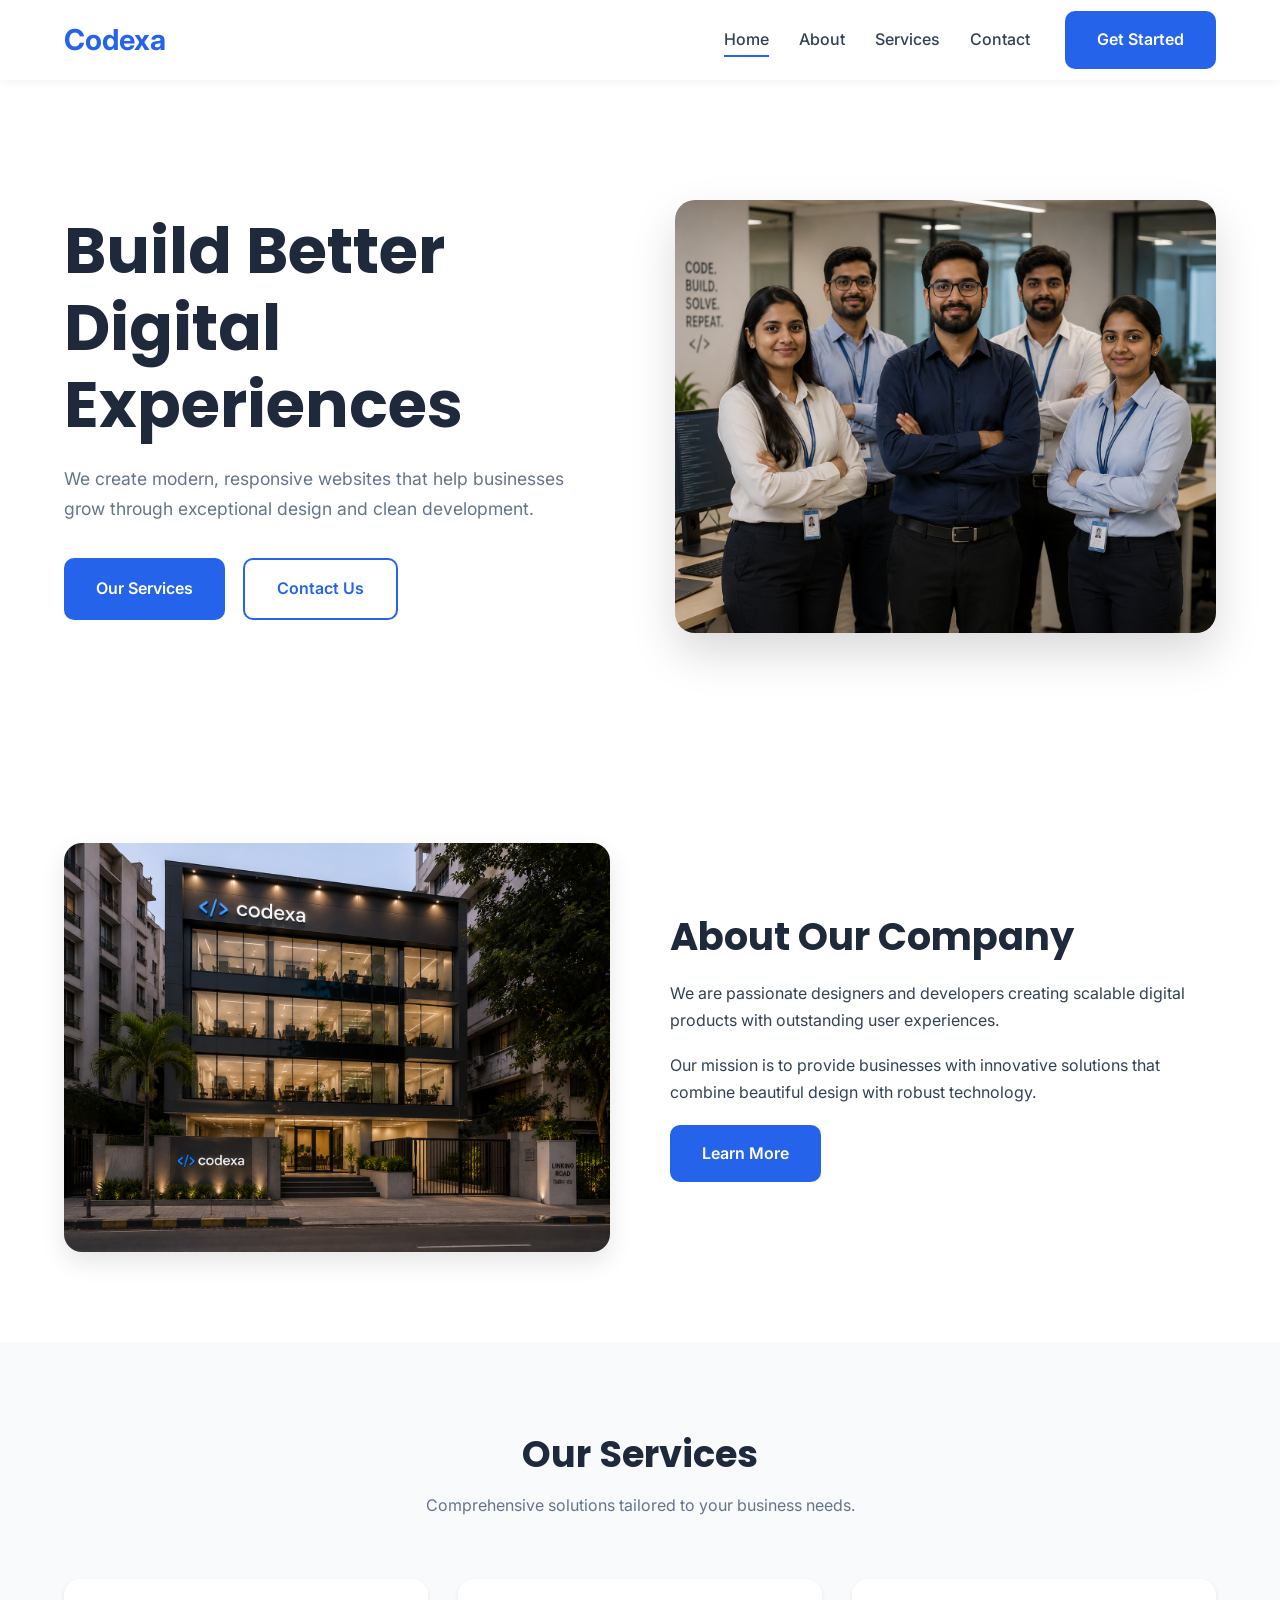
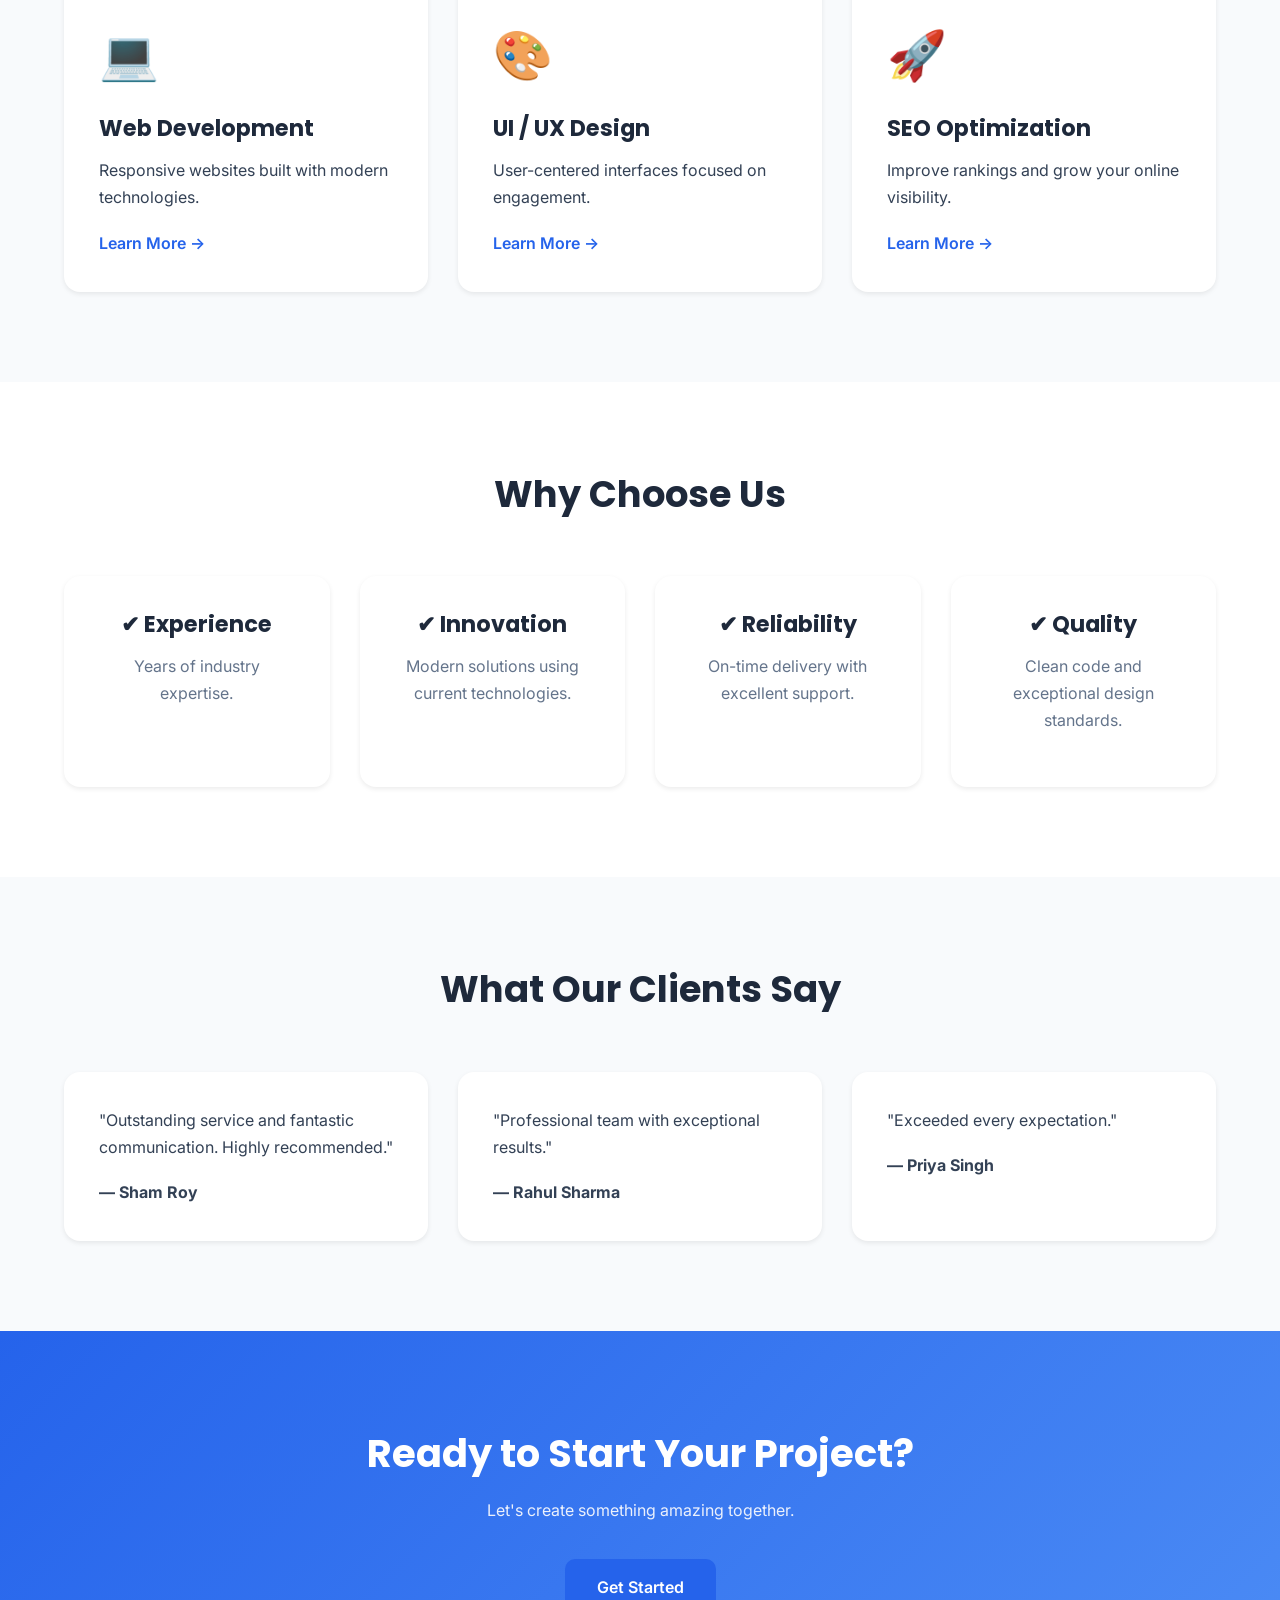
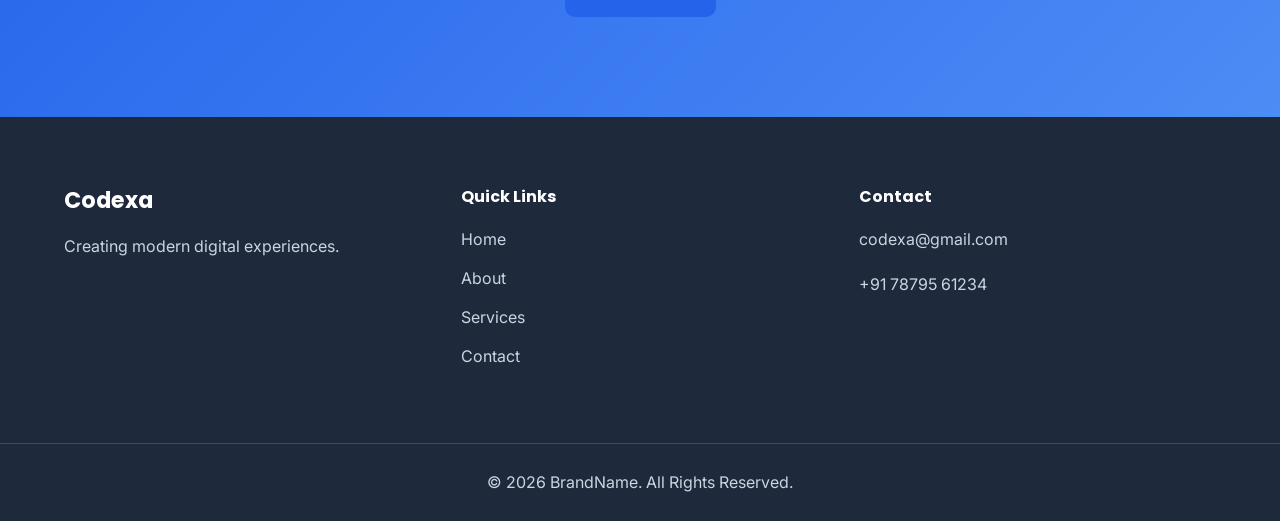
<file: index.html>
<!DOCTYPE html>
<html lang="en">
<head>
    <meta charset="UTF-8">
    <meta name="viewport" content="width=device-width, initial-scale=1.0">

    <title>Professional Business Website</title>

    <meta name="description" content="Professional responsive business website.">

    <!-- Google Fonts -->
    <link rel="preconnect" href="https://fonts.googleapis.com">
    <link rel="preconnect" href="https://fonts.gstatic.com" crossorigin>

    <link href="https://fonts.googleapis.com/css2?family=Inter:wght@300;400;500;600;700&family=Poppins:wght@500;600;700&display=swap" rel="stylesheet">

    <!-- CSS -->
    <link rel="stylesheet" href="assets/css/variables.css">
    <link rel="stylesheet" href="assets/css/style.css">
    <link rel="stylesheet" href="assets/css/responsive.css">
</head>

<body>

<!-- HEADER -->

<header class="header">

    <div class="container">

        <a href="index.html" class="logo">
            Codexa
        </a>

        <nav class="navbar">

            <ul class="nav-links">

                <li><a class="active" href="index.html">Home</a></li>

                <li><a href="about.html">About</a></li>

                <li><a href="services.html">Services</a></li>

                <li><a href="contact.html">Contact</a></li>

            </ul>

            <a href="contact.html" class="btn btn-primary">
                Get Started
            </a>

        </nav>

        <button class="hamburger" id="hamburger">

            <span></span>
            <span></span>
            <span></span>

        </button>

    </div>

</header>

<!-- HERO -->

<section class="hero">

    <div class="container hero-grid">

        <div class="hero-content">

            <h1>
                Build Better Digital Experiences
            </h1>

            <p>

                We create modern, responsive websites that help businesses
                grow through exceptional design and clean development.

            </p>

            <div class="hero-buttons">

                <a href="services.html" class="btn btn-primary">
                    Our Services
                </a>

                <a href="contact.html" class="btn btn-outline">
                    Contact Us
                </a>

            </div>

        </div>

        <div class="hero-image">

            <img
                src="image1.jpg"
                alt="Professional team working">

        </div>

    </div>

</section>

<!-- ABOUT PREVIEW -->

<section class="section">

    <div class="container two-column">

        <div>

            <img
                src="image2.jpg"
                alt="Our company">

        </div>

        <div>

            <h2>
                About Our Company
            </h2>

            <p>

                We are passionate designers and developers creating
                scalable digital products with outstanding user
                experiences.

            </p>

            <p>

                Our mission is to provide businesses with innovative
                solutions that combine beautiful design with robust
                technology.

            </p>

            <a href="about.html" class="btn btn-primary">
                Learn More
            </a>

        </div>

    </div>

</section>

<!-- SERVICES -->

<section class="section bg-light">

    <div class="container">

        <div class="section-title">

            <h2>Our Services</h2>

            <p>
                Comprehensive solutions tailored to your business needs.
            </p>

        </div>

        <div class="card-grid">

            <article class="card">

                <div class="icon">💻</div>

                <h3>Web Development</h3>

                <p>

                    Responsive websites built with modern technologies.

                </p>

                <a href="services.html">
                    Learn More →
                </a>

            </article>

            <article class="card">

                <div class="icon">🎨</div>

                <h3>UI / UX Design</h3>

                <p>

                    User-centered interfaces focused on engagement.

                </p>

                <a href="services.html">
                    Learn More →
                </a>

            </article>

            <article class="card">

                <div class="icon">🚀</div>

                <h3>SEO Optimization</h3>

                <p>

                    Improve rankings and grow your online visibility.

                </p>

                <a href="services.html">
                    Learn More →
                </a>

            </article>

        </div>

    </div>

</section>

<!-- WHY US -->

<section class="section">

    <div class="container">

        <div class="section-title">

            <h2>
                Why Choose Us
            </h2>

        </div>

        <div class="features">

            <div class="feature">

                <h3>✔ Experience</h3>

                <p>

                    Years of industry expertise.

                </p>

            </div>

            <div class="feature">

                <h3>✔ Innovation</h3>

                <p>

                    Modern solutions using current technologies.

                </p>

            </div>

            <div class="feature">

                <h3>✔ Reliability</h3>

                <p>

                    On-time delivery with excellent support.

                </p>

            </div>

            <div class="feature">

                <h3>✔ Quality</h3>

                <p>

                    Clean code and exceptional design standards.

                </p>

            </div>

        </div>

    </div>

</section>

<!-- TESTIMONIALS -->

<section class="section bg-light">

    <div class="container">

        <div class="section-title">

            <h2>
                What Our Clients Say
            </h2>

        </div>

        <div class="card-grid">

            <div class="card">

                <p>

                    "Outstanding service and fantastic communication.
                    Highly recommended."

                </p>

                <strong>
                    — Sham Roy
                </strong>

            </div>

            <div class="card">

                <p>

                    "Professional team with exceptional results."

                </p>

                <strong>

                    — Rahul Sharma

                </strong>

            </div>

            <div class="card">

                <p>

                    "Exceeded every expectation."

                </p>

                <strong>
                    — Priya Singh

                </strong>

            </div>

        </div>

    </div>

</section>

<!--CTA -->

<section class="cta">

    <div class="container">

        <h2>
            Ready to Start Your Project?
        </h2>

        <p>

            Let's create something amazing together.

        </p>

        <a href="contact.html" class="btn btn-primary">

            Get Started

        </a>

    </div>

</section>

<!-- FOOTER -->

<footer class="footer">

    <div class="container footer-grid">

        <div>

            <h3>Codexa</h3>

            <p>

                Creating modern digital experiences.

            </p>

        </div>

        <div>

            <h4>Quick Links</h4>

            <ul>

                <li><a href="index.html">Home</a></li>

                <li><a href="about.html">About</a></li>

                <li><a href="services.html">Services</a></li>

                <li><a href="contact.html">Contact</a></li>

            </ul>

        </div>

        <div>

            <h4>Contact</h4>

            <p>codexa@gmail.com</p>

            <p>+91 78795 61234</p>

        </div>

    </div>

    <div class="copyright">

        © Codexa 2026 All Rights Reserved.

    </div>

</footer>

<!-- JavaScript -->

<script src="assets/js/navigation.js"></script>

<script src="assets/js/main.js"></script>

</body>
</html>
</file>
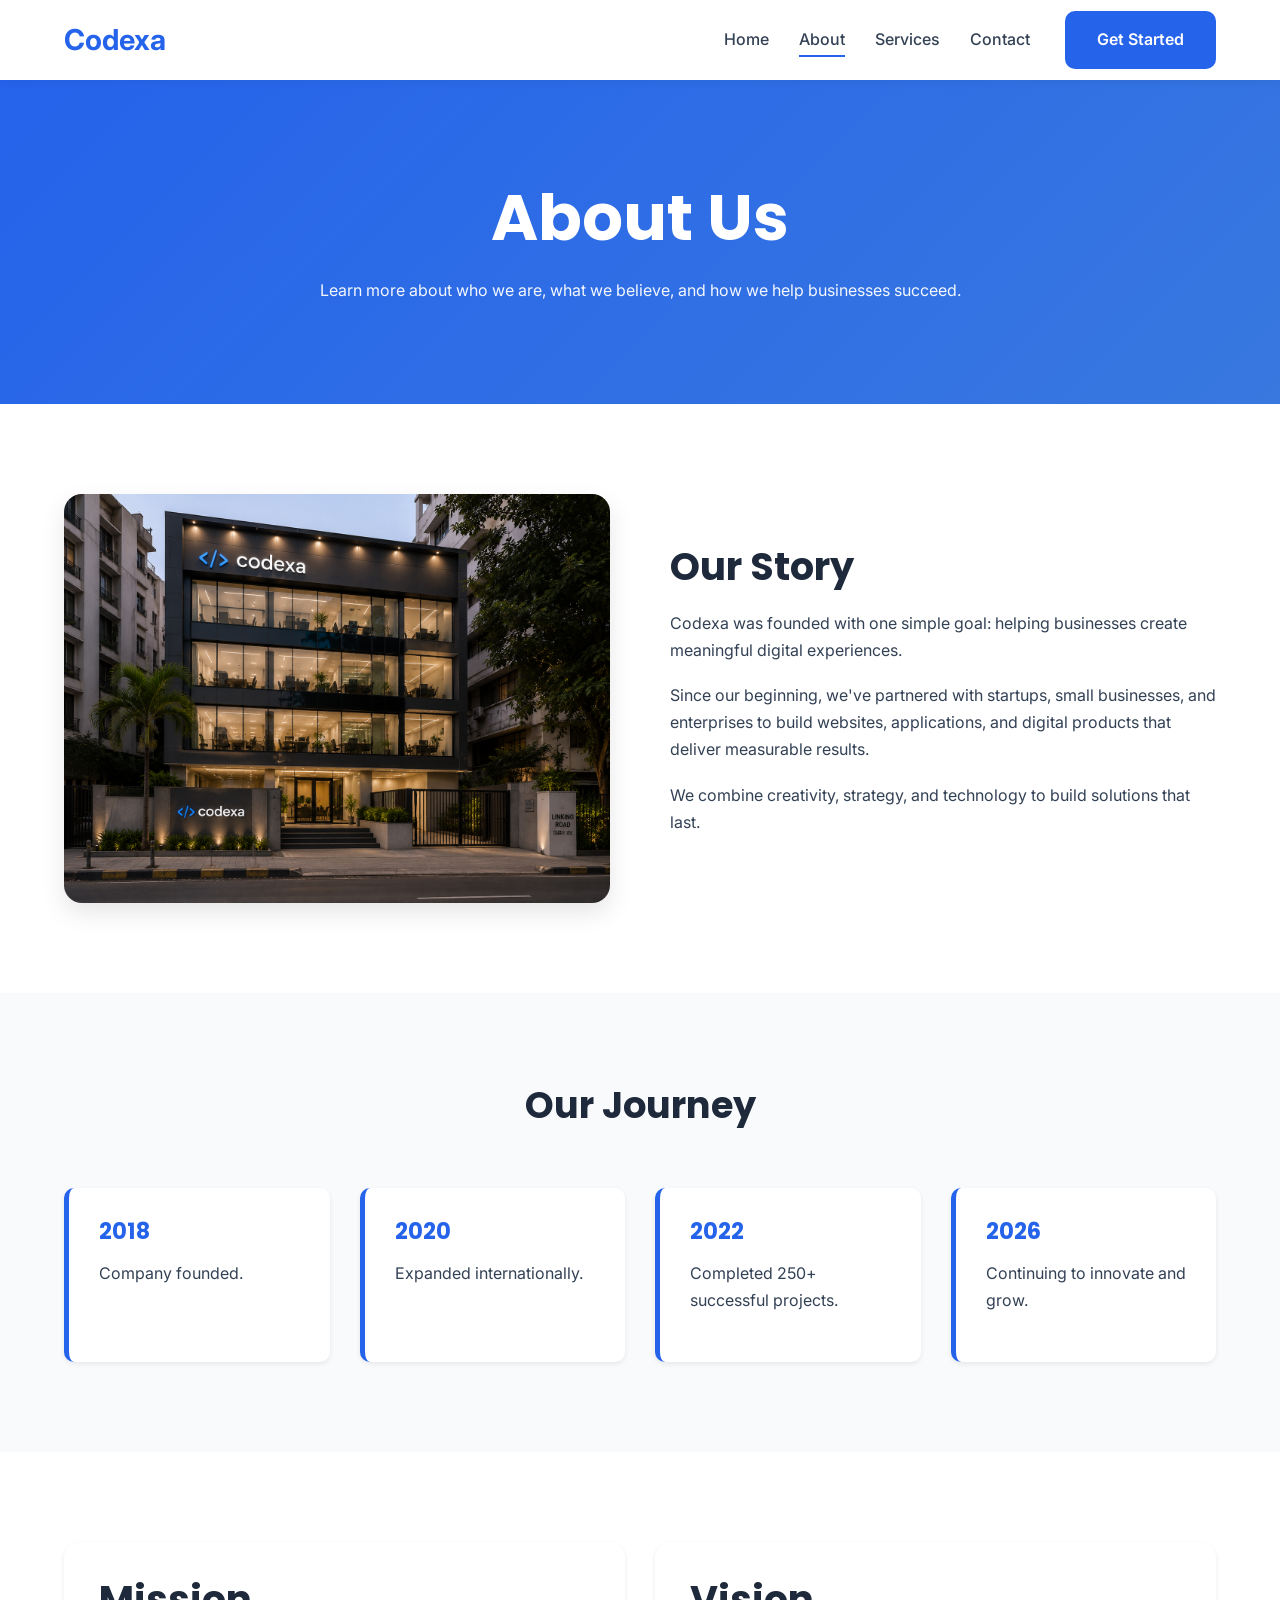
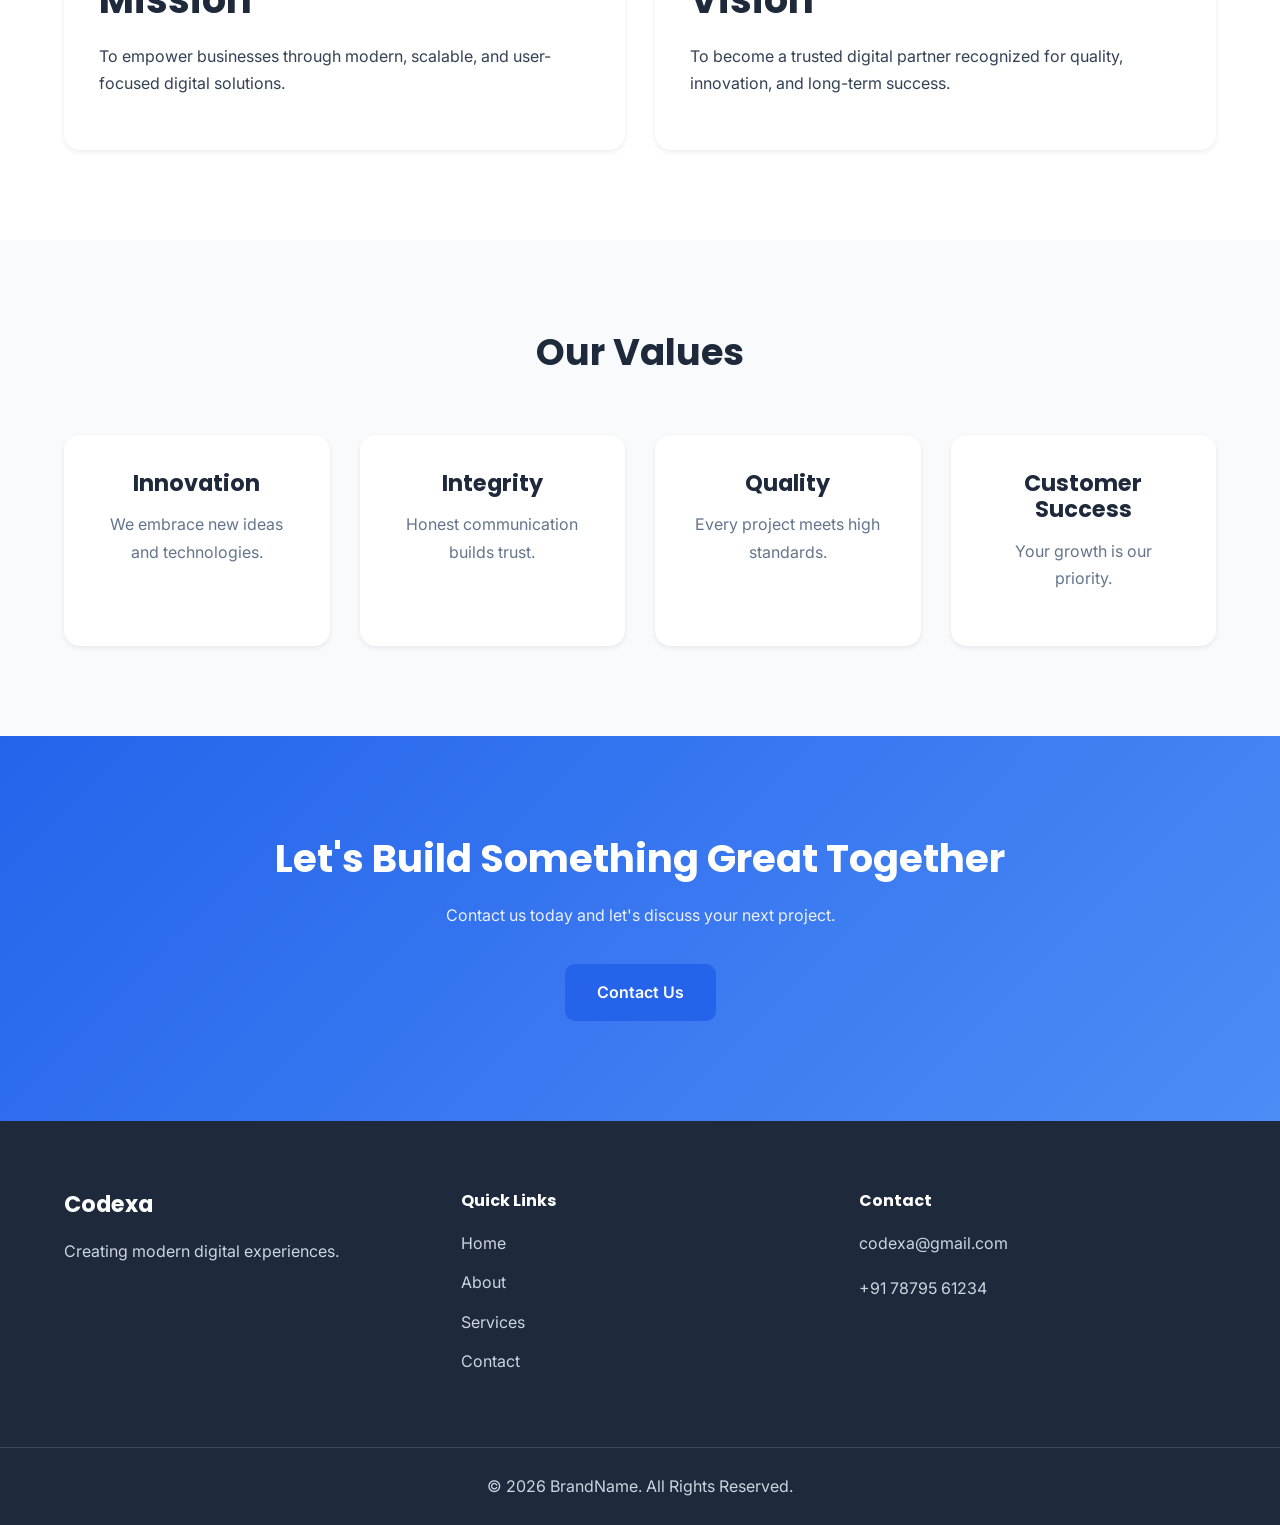
<file: about.html>
<!DOCTYPE html>
<html lang="en">

<head>

    <meta charset="UTF-8">
    <meta name="viewport" content="width=device-width, initial-scale=1.0">

    <title>About Us | Codexa</title>

    <meta name="description" content="Learn more about Codexa and our mission.">

    <!-- Google Fonts -->
    <link rel="preconnect" href="https://fonts.googleapis.com">
    <link rel="preconnect" href="https://fonts.gstatic.com" crossorigin>

    <link href="https://fonts.googleapis.com/css2?family=Inter:wght@300;400;500;600;700&family=Poppins:wght@500;600;700&display=swap" rel="stylesheet">

    <!-- CSS -->
    <link rel="stylesheet" href="assets/css/variables.css">
    <link rel="stylesheet" href="assets/css/style.css">
    <link rel="stylesheet" href="assets/css/responsive.css">

</head>

<body>

<!-- HEADER -->

<header class="header">

    <div class="container">

        <a href="index.html" class="logo">
            Codexa
        </a>

        <nav class="navbar">

            <ul class="nav-links">

                <li><a href="index.html">Home</a></li>

                <li><a class="active" href="about.html">About</a></li>

                <li><a href="services.html">Services</a></li>

                <li><a href="contact.html">Contact</a></li>

            </ul>

            <a href="contact.html" class="btn btn-primary">
                Get Started
            </a>

        </nav>

        <button class="hamburger" id="hamburger">
            <span></span>
            <span></span>
            <span></span>
        </button>

    </div>

</header>

<!-- PAGE HERO  -->

<section class="page-hero">

    <div class="container">

        <h1>About Us</h1>

        <p>

            Learn more about who we are, what we believe,
            and how we help businesses succeed.

        </p>

    </div>

</section>

<!-- COMPANY STORY -->

<section class="section">

    <div class="container two-column">

        <div>

            <img
                src="image2.jpg"
                alt="Company">

        </div>

        <div>

            <h2>Our Story</h2>

            <p>

                Codexa was founded with one simple goal:
                helping businesses create meaningful digital
                experiences.

            </p>

            <p>

                Since our beginning, we've partnered with
                startups, small businesses, and enterprises
                to build websites, applications, and digital
                products that deliver measurable results.

            </p>

            <p>

                We combine creativity, strategy, and technology
                to build solutions that last.

            </p>

        </div>

    </div>

</section>

<!-- TIMELINE -->

<section class="section bg-light">

    <div class="container">

        <div class="section-title">

            <h2>Our Journey</h2>

        </div>

        <div class="timeline">

            <div class="timeline-item">

                <h3>2018</h3>

                <p>
                    Company founded.
                </p>

            </div>

            <div class="timeline-item">

                <h3>2020</h3>

                <p>
                    Expanded internationally.
                </p>

            </div>

            <div class="timeline-item">

                <h3>2022</h3>

                <p>
                    Completed 250+ successful projects.
                </p>

            </div>

            <div class="timeline-item">

                <h3>2026</h3>

                <p>
                    Continuing to innovate and grow.
                </p>

            </div>

        </div>

    </div>

</section>

<!-- MISSION -->

<section class="section">

    <div class="container">

        <div class="card-grid">

            <article class="card">

                <h2>Mission</h2>

                <p>

                    To empower businesses through modern,
                    scalable, and user-focused digital solutions.

                </p>

            </article>

            <article class="card">

                <h2>Vision</h2>

                <p>

                    To become a trusted digital partner
                    recognized for quality, innovation,
                    and long-term success.

                </p>

            </article>

        </div>

    </div>

</section>

<!-- CORE VALUES -->

<section class="section bg-light">

    <div class="container">

        <div class="section-title">

            <h2>Our Values</h2>

        </div>

        <div class="features">

            <div class="feature">

                <h3>Innovation</h3>

                <p>

                    We embrace new ideas and technologies.

                </p>

            </div>

            <div class="feature">

                <h3>Integrity</h3>

                <p>

                    Honest communication builds trust.

                </p>

            </div>

            <div class="feature">

                <h3>Quality</h3>

                <p>

                    Every project meets high standards.

                </p>

            </div>

            <div class="feature">

                <h3>Customer Success</h3>

                <p>

                    Your growth is our priority.

                </p>

            </div>

        </div>

    </div>

</section>

<!-- CTA -->

<section class="cta">

    <div class="container">

        <h2>

            Let's Build Something Great Together

        </h2>

        <p>

            Contact us today and let's discuss your next project.

        </p>

        <a href="contact.html" class="btn btn-primary">

            Contact Us

        </a>

    </div>

</section>

<!-- FOOTER -->

<footer class="footer">

    <div class="container footer-grid">

        <div>

            <h3>Codexa</h3>

            <p>

                Creating modern digital experiences.

            </p>

        </div>

        <div>

            <h4>Quick Links</h4>

            <ul>

                <li><a href="index.html">Home</a></li>

                <li><a href="about.html">About</a></li>

                <li><a href="services.html">Services</a></li>

                <li><a href="contact.html">Contact</a></li>

            </ul>

        </div>

        <div>

            <h4>Contact</h4>

            <p>codexa@gmail.com</p>

            <p>+91 78795 61234</p>

        </div>

    </div>

    <div class="copyright">

        © Codexa 2026 . All Rights Reserved.

    </div>

</footer>

<script src="assets/js/navigation.js"></script>
<script src="assets/js/main.js"></script>

</body>
</html>
</file>
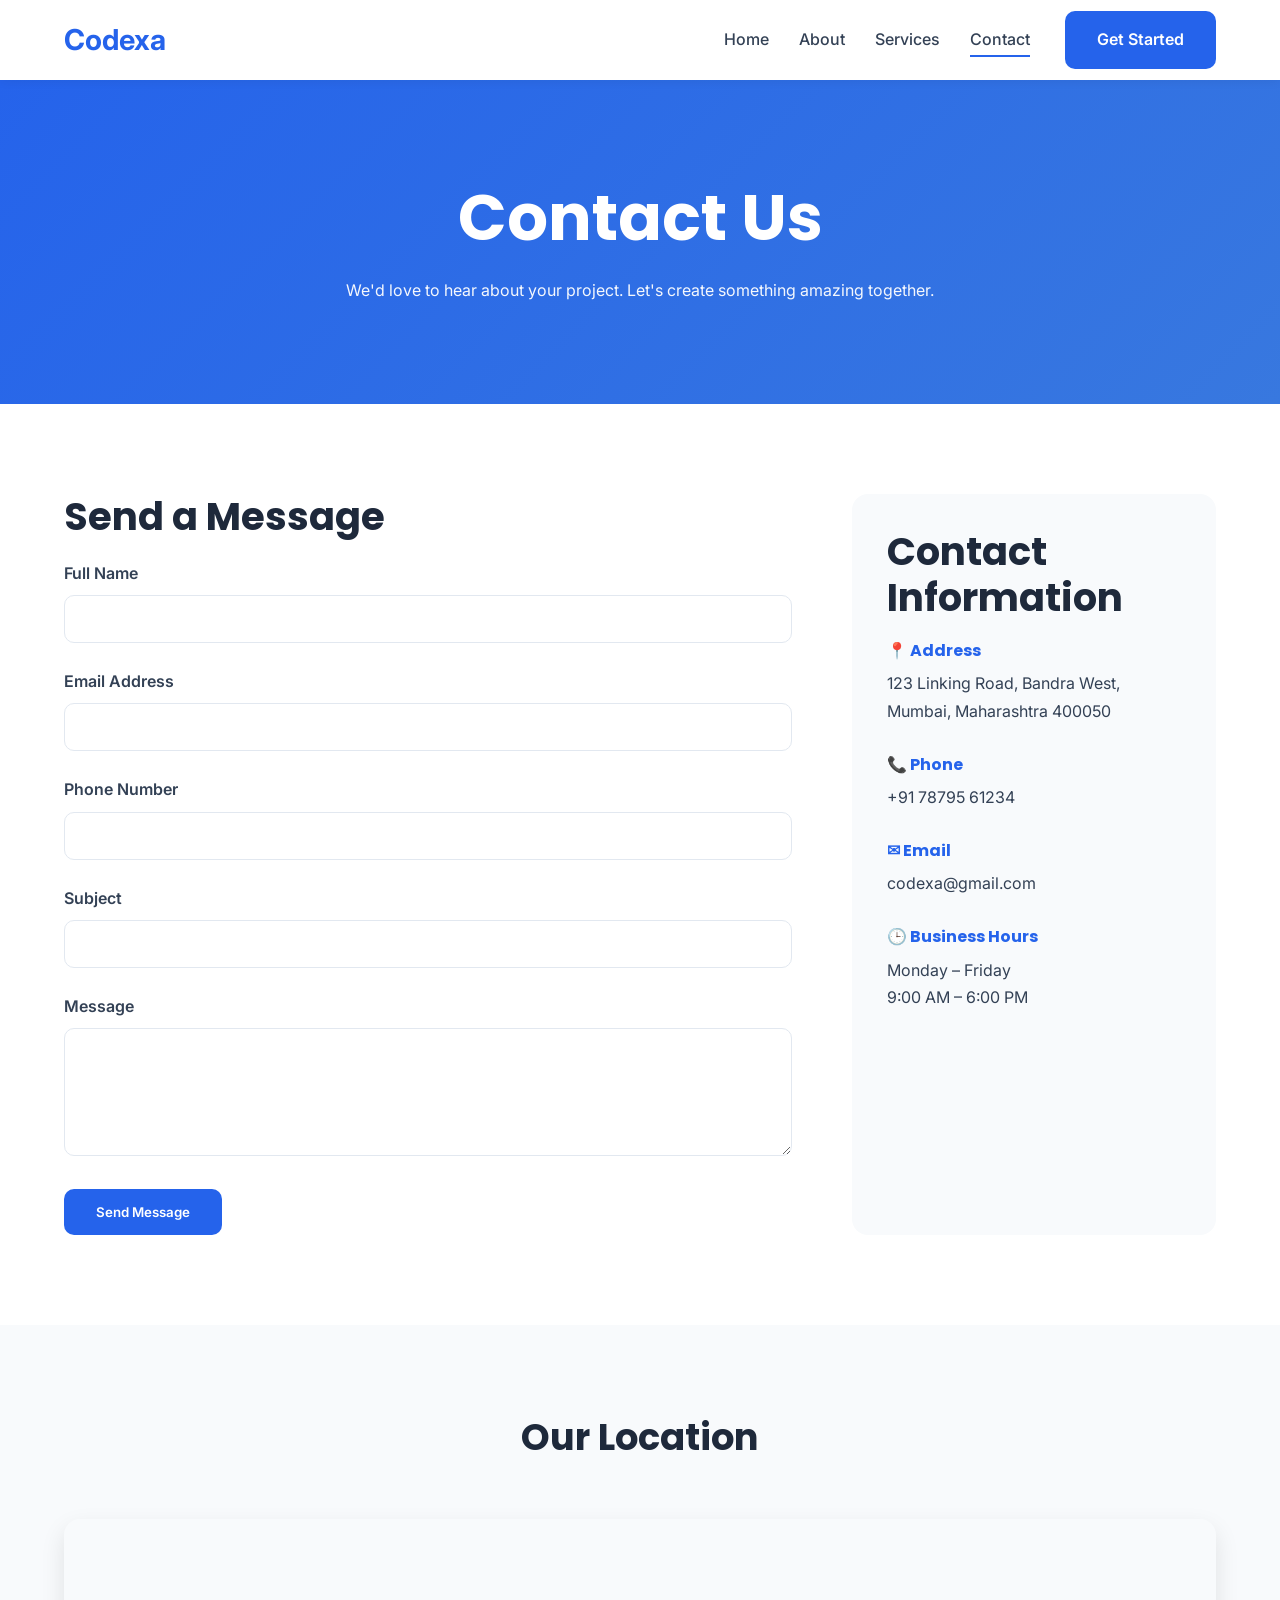
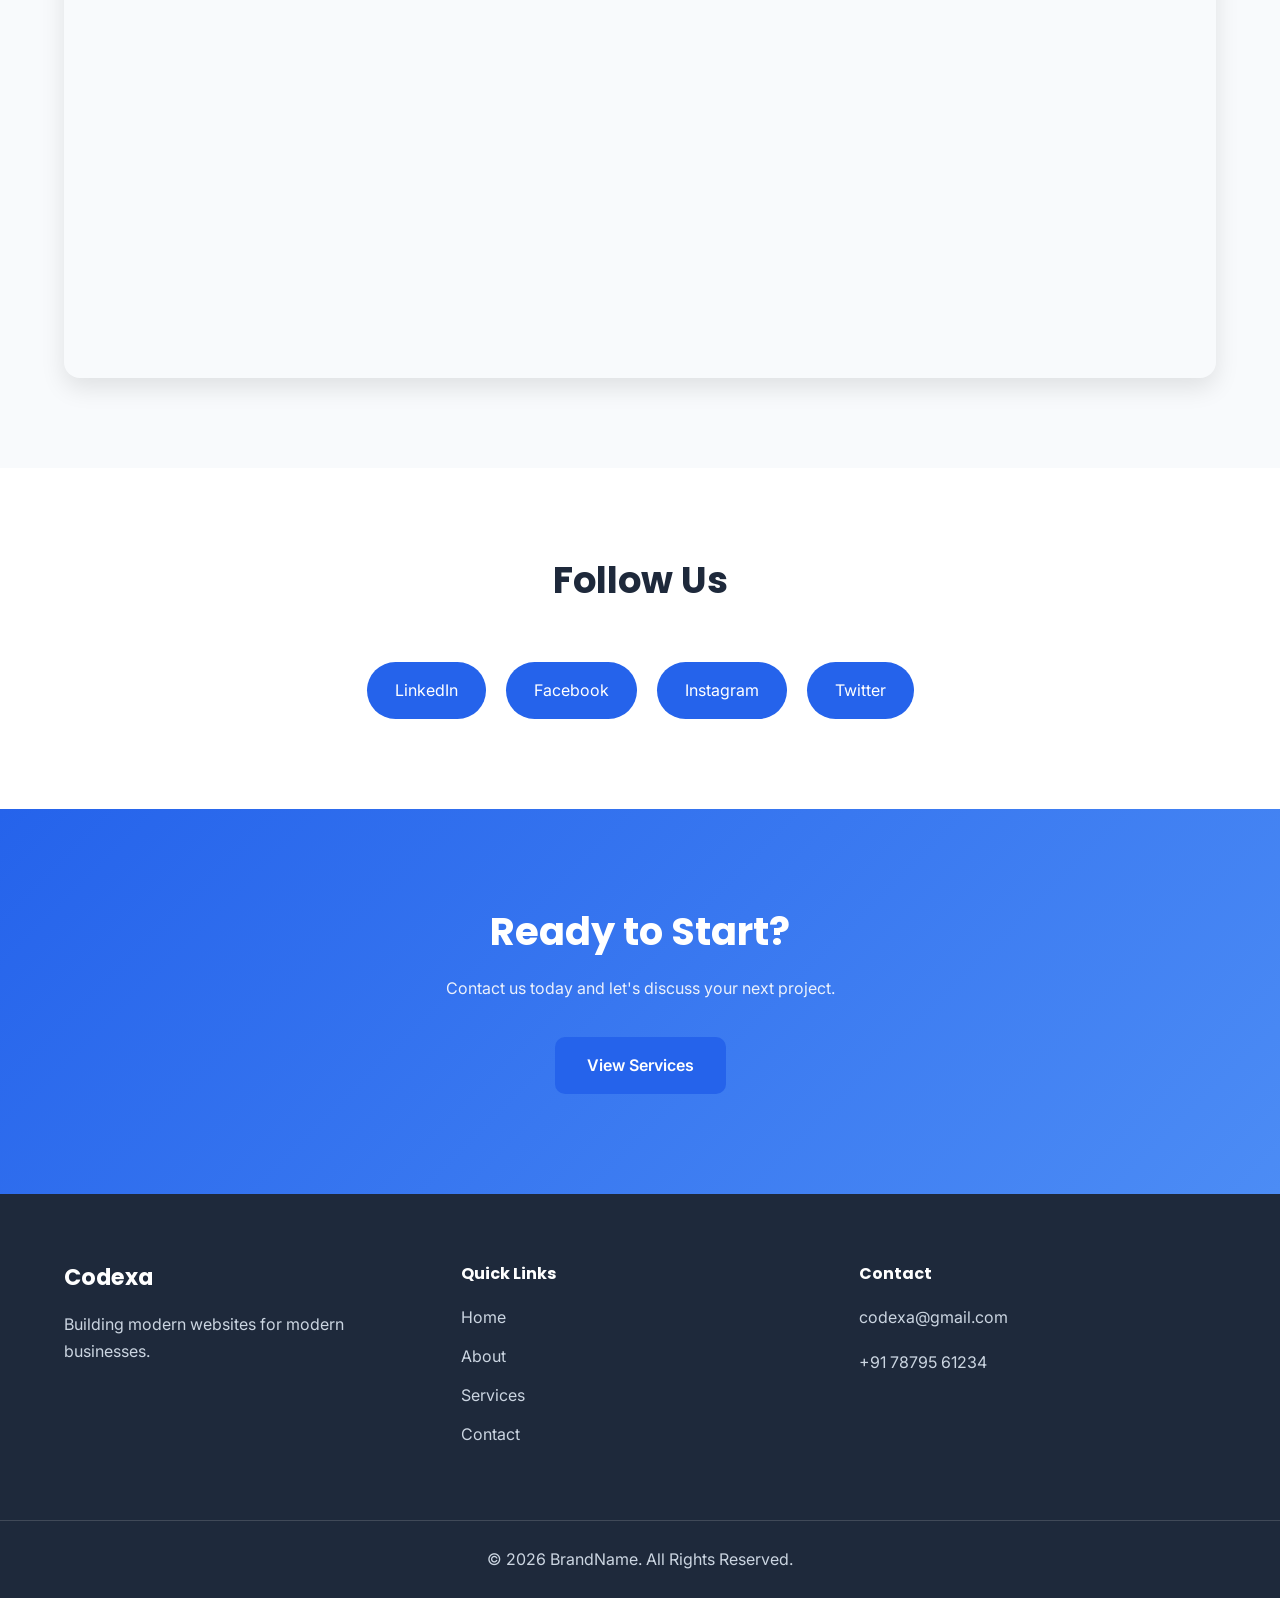
<file: contact.html>
<!DOCTYPE html>
<html lang="en">

<head>

    <meta charset="UTF-8">
    <meta name="viewport" content="width=device-width, initial-scale=1.0">

    <title>Contact Us | Codexa</title>

    <meta name="description"
        content="Contact Codexa for professional web development, UI/UX design and digital solutions.">

    <!-- Google Fonts -->
    <link rel="preconnect" href="https://fonts.googleapis.com">
    <link rel="preconnect" href="https://fonts.gstatic.com" crossorigin>

    <link href="https://fonts.googleapis.com/css2?family=Inter:wght@300;400;500;600;700&family=Poppins:wght@500;600;700&display=swap" rel="stylesheet">

    <!-- CSS -->
    <link rel="stylesheet" href="assets/css/variables.css">
    <link rel="stylesheet" href="assets/css/style.css">
    <link rel="stylesheet" href="assets/css/responsive.css">

</head>

<body>

<!-- HEADER -->

<header class="header">

    <div class="container">

        <a href="index.html" class="logo">
            Codexa
        </a>

        <nav class="navbar">

            <ul class="nav-links">

                <li><a href="index.html">Home</a></li>

                <li><a href="about.html">About</a></li>

                <li><a href="services.html">Services</a></li>

                <li><a class="active" href="contact.html">Contact</a></li>

            </ul>

            <a href="contact.html" class="btn btn-primary">
                Get Started
            </a>

        </nav>

        <button class="hamburger" id="hamburger">

            <span></span>
            <span></span>
            <span></span>

        </button>

    </div>

</header>

<!-- HERO -->

<section class="page-hero">

    <div class="container">

        <h1>Contact Us</h1>

        <p>

            We'd love to hear about your project.
            Let's create something amazing together.

        </p>

    </div>

</section>

<!-- CONTACT -->

<section class="section">

    <div class="container contact-grid">

        <!-- Contact Form -->

        <div>

            <h2>Send a Message</h2>

            <form id="contactForm">

                <div class="form-group">

                    <label for="name">Full Name</label>

                    <input
                        type="text"
                        id="name"
                        name="name"
                        required>

                </div>

                <div class="form-group">

                    <label for="email">Email Address</label>

                    <input
                        type="email"
                        id="email"
                        name="email"
                        required>

                </div>

                <div class="form-group">

                    <label for="phone">Phone Number</label>

                    <input
                        type="tel"
                        id="phone"
                        name="phone">

                </div>

                <div class="form-group">

                    <label for="subject">Subject</label>

                    <input
                        type="text"
                        id="subject"
                        name="subject">

                </div>

                <div class="form-group">

                    <label for="message">Message</label>

                    <textarea
                        id="message"
                        name="message"
                        rows="6"
                        required></textarea>

                </div>

                <button
                    type="submit"
                    class="btn btn-primary">

                    Send Message

                </button>

            </form>

        </div>

        <!-- Contact Information -->

        <aside class="contact-info">

            <h2>Contact Information</h2>

            <div class="info-box">

                <h4>📍 Address</h4>

                <p>
                    123 Linking Road,
                    Bandra West,
                    Mumbai, Maharashtra 400050 <br>
                </p>

            </div>

            <div class="info-box">

                <h4>📞 Phone</h4>

                <p>
                    +91 78795 61234
                </p>

            </div>

            <div class="info-box">

                <h4>✉ Email</h4>

                <p>
                    codexa@gmail.com
                </p>

            </div>

            <div class="info-box">

                <h4>🕒 Business Hours</h4>

                <p>

                    Monday – Friday

                    <br>

                    9:00 AM – 6:00 PM

                </p>

            </div>

        </aside>

    </div>

</section>

<!-- MAP -->

<section class="section bg-light">

    <div class="container">

        <div class="section-title">

            <h2>

                Our Location

            </h2>

        </div>

        <div class="map">

            <iframe src="https://www.google.com/maps/embed?pb=!1m18!1m12!1m3!1d3770.7509885515638!2d72.83170227498991!3d19.074682882129615!2m3!1f0!2f0!3f0!3m2!1i1024!2i768!4f13.1!3m3!1m2!1s0x3be7c90e6740a08b%3A0x17eb1ecd5461f9d3!2sLinking%20Rd%2C%20Mumbai%2C%20Maharashtra!5e0!3m2!1sen!2sin!4v1784135234279!5m2!1sen!2sin" width="600" height="450" style="border:0;" allowfullscreen="" loading="lazy" referrerpolicy="strict-origin-when-cross-origin">

            </iframe>

        </div>

    </div>

</section>

<!-- SOCIAL -->

<section class="section">

    <div class="container">

        <div class="section-title">

            <h2>

                Follow Us

            </h2>

        </div>

        <div class="social-links">

            <a href="#">LinkedIn</a>

            <a href="#">Facebook</a>

            <a href="#">Instagram</a>

            <a href="#">Twitter</a>

        </div>

    </div>

</section>

<!-- CTA -->

<section class="cta">

    <div class="container">

        <h2>

            Ready to Start?

        </h2>

        <p>

            Contact us today and let's discuss your next project.

        </p>

        <a
            href="services.html"
            class="btn btn-primary">

            View Services

        </a>

    </div>

</section>

<!-- FOOTER -->

<footer class="footer">

    <div class="container footer-grid">

        <div>

            <h3>Codexa</h3>

            <p>

                Building modern websites for modern businesses.

            </p>

        </div>

        <div>

            <h4>Quick Links</h4>

            <ul>

                <li><a href="index.html">Home</a></li>

                <li><a href="about.html">About</a></li>

                <li><a href="services.html">Services</a></li>

                <li><a href="contact.html">Contact</a></li>

            </ul>

        </div>

        <div>

            <h4>Contact</h4>

            <p>codexa@gmail.com</p>

            <p>+91 78795 61234</p>

        </div>

    </div>

    <div class="copyright">

        © Codexa 2026 All Rights Reserved.

    </div>

</footer>

<script src="assets/js/navigation.js"></script>
<script src="assets/js/main.js"></script>

</body>

</html>
</file>
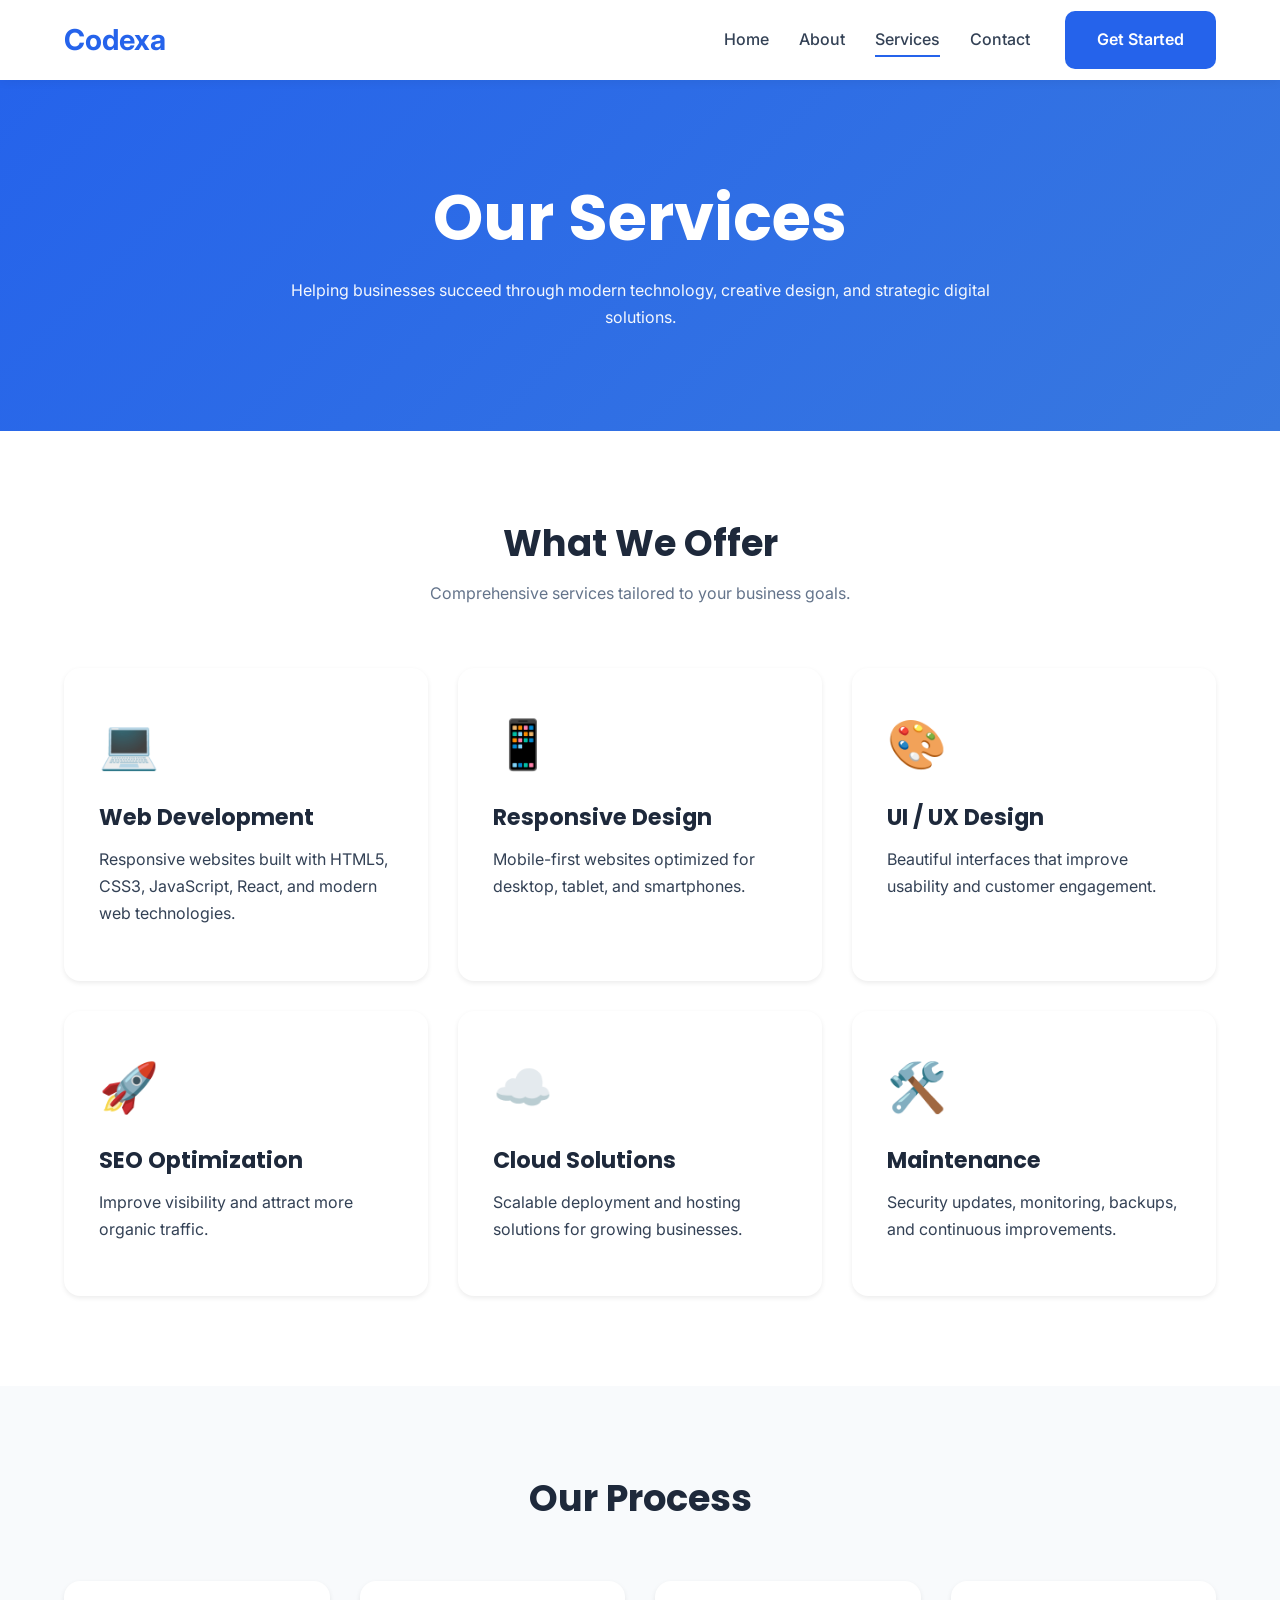
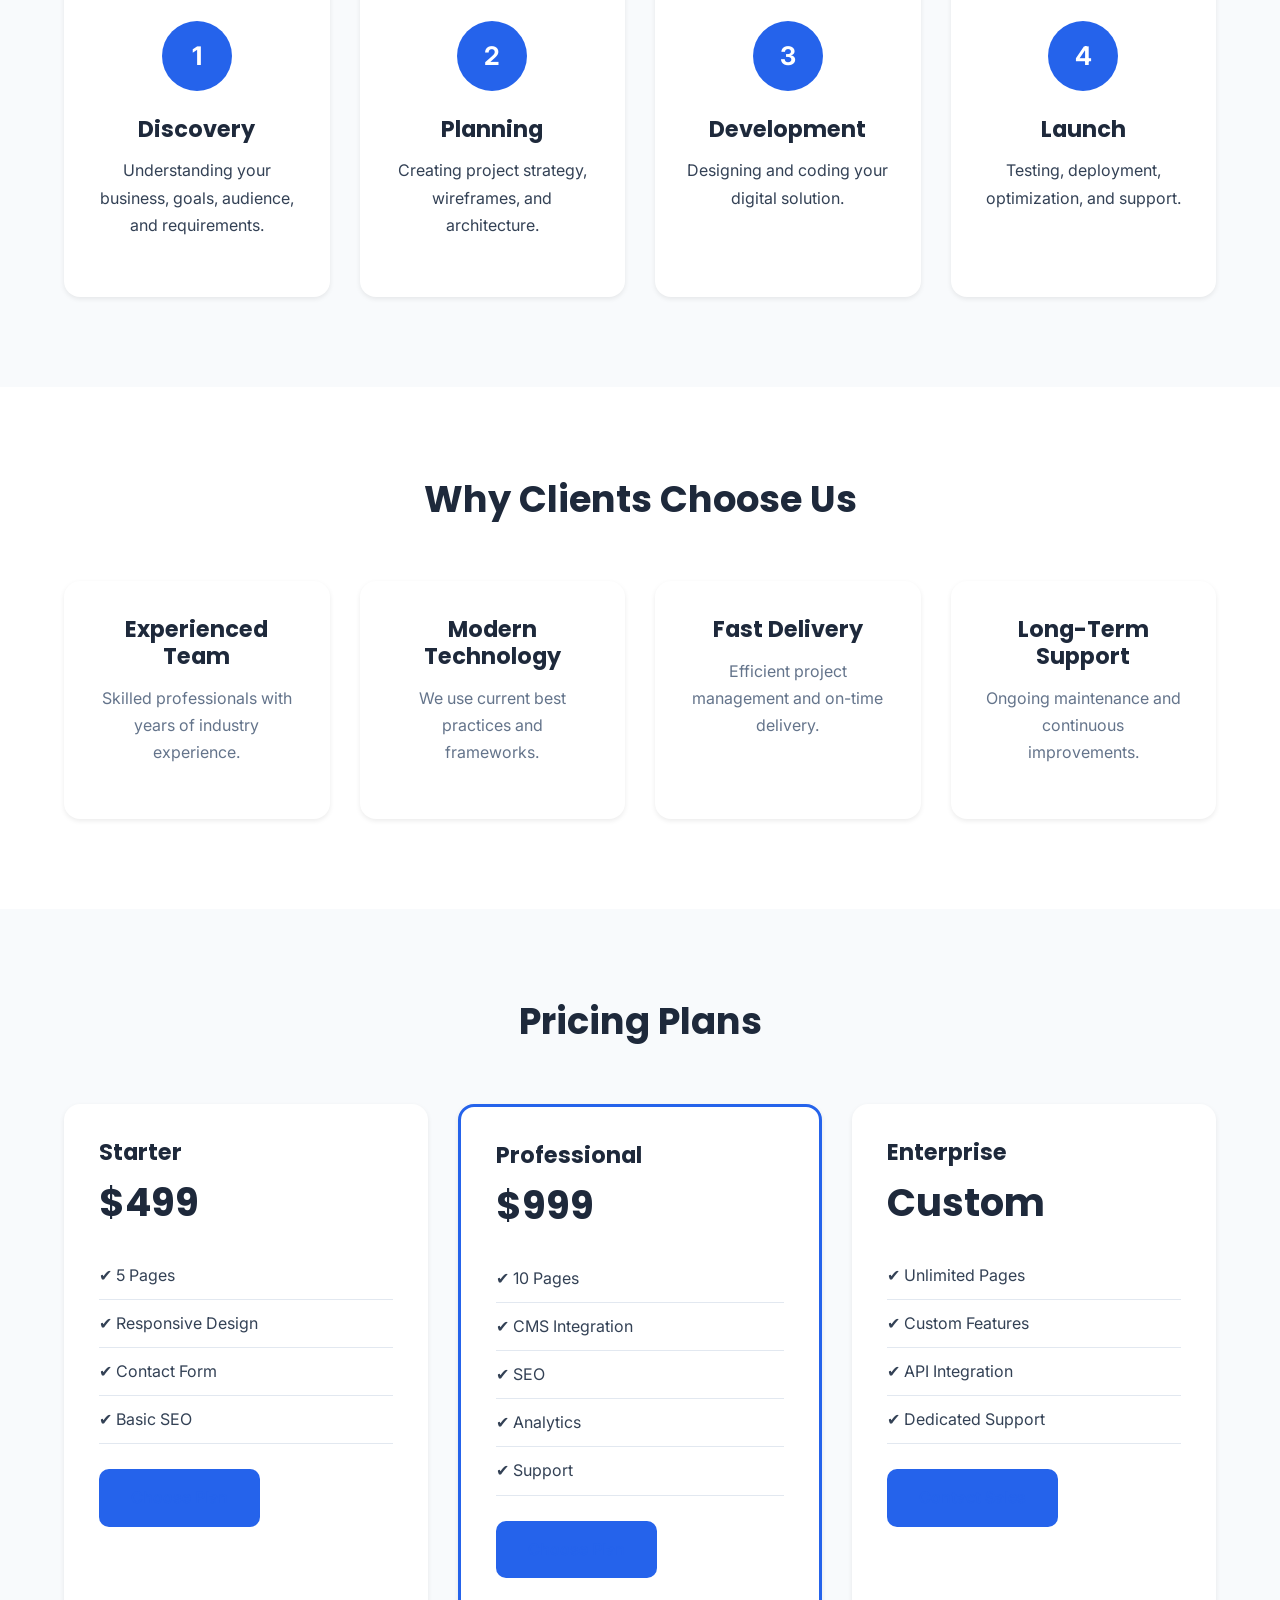
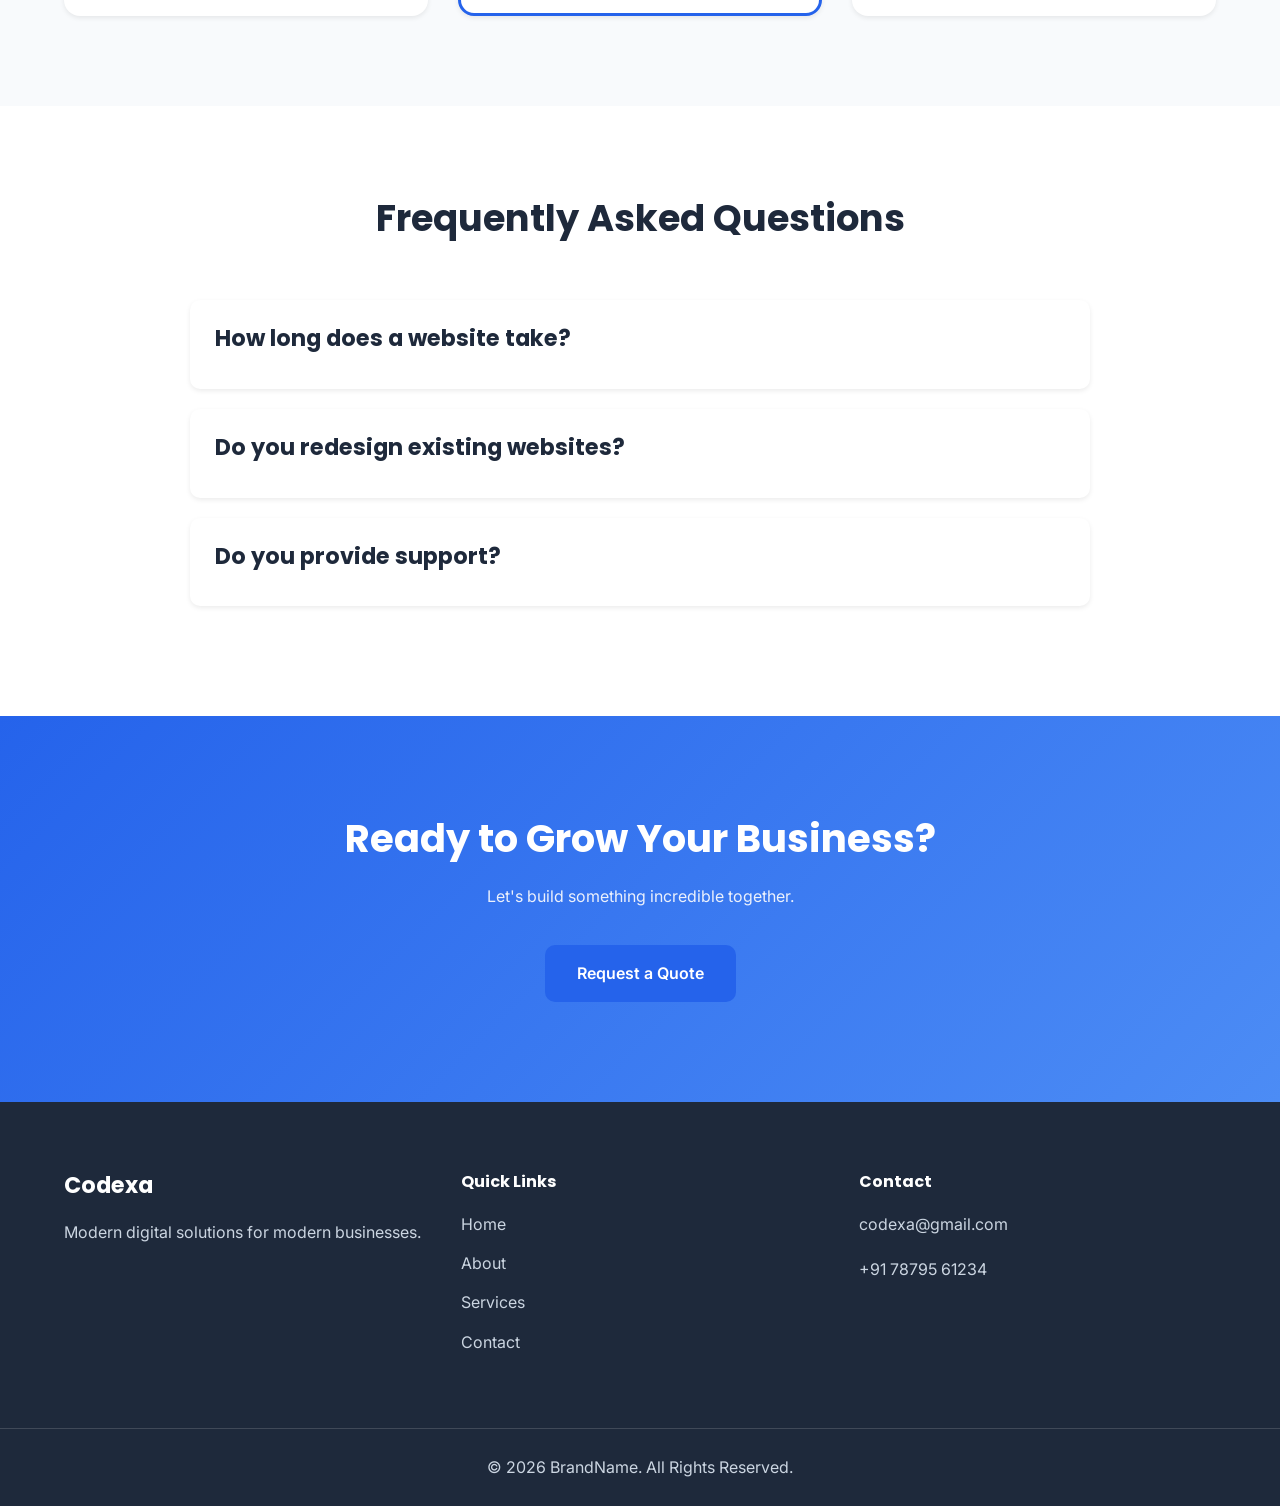
<file: services.html>
<!DOCTYPE html>
<html lang="en">

<head>

    <meta charset="UTF-8">
    <meta name="viewport" content="width=device-width, initial-scale=1.0">

    <title>Services | Codexa</title>

    <meta name="description"
        content="Professional web development, UI/UX design, SEO, branding and digital solutions.">

    <!-- Google Fonts -->
    <link rel="preconnect" href="https://fonts.googleapis.com">
    <link rel="preconnect" href="https://fonts.gstatic.com" crossorigin>

    <link href="https://fonts.googleapis.com/css2?family=Inter:wght@300;400;500;600;700&family=Poppins:wght@500;600;700&display=swap" rel="stylesheet">

    <!-- CSS -->
    <link rel="stylesheet" href="assets/css/variables.css">
    <link rel="stylesheet" href="assets/css/style.css">
    <link rel="stylesheet" href="assets/css/responsive.css">

</head>

<body>

<!-- HEADER -->

<header class="header">

    <div class="container">

        <a href="index.html" class="logo">
            Codexa
        </a>

        <nav class="navbar">

            <ul class="nav-links">

                <li><a href="index.html">Home</a></li>

                <li><a href="about.html">About</a></li>

                <li><a class="active" href="services.html">Services</a></li>

                <li><a href="contact.html">Contact</a></li>

            </ul>

            <a href="contact.html" class="btn btn-primary">
                Get Started
            </a>

        </nav>

        <button class="hamburger" id="hamburger">

            <span></span>
            <span></span>
            <span></span>

        </button>

    </div>

</header>

<!-- PAGE HERO -->

<section class="page-hero">

    <div class="container">

        <h1>Our Services</h1>

        <p>
            Helping businesses succeed through modern technology,
            creative design, and strategic digital solutions.
        </p>

    </div>

</section>

<!-- SERVICES GRID -->

<section class="section">

    <div class="container">

        <div class="section-title">

            <h2>What We Offer</h2>

            <p>
                Comprehensive services tailored to your business goals.
            </p>

        </div>

        <div class="card-grid">

            <article class="card">

                <div class="icon">💻</div>

                <h3>Web Development</h3>

                <p>

                    Responsive websites built with HTML5,
                    CSS3, JavaScript, React, and modern
                    web technologies.

                </p>

            </article>

            <article class="card">

                <div class="icon">📱</div>

                <h3>Responsive Design</h3>

                <p>

                    Mobile-first websites optimized for
                    desktop, tablet, and smartphones.

                </p>

            </article>

            <article class="card">

                <div class="icon">🎨</div>

                <h3>UI / UX Design</h3>

                <p>

                    Beautiful interfaces that improve
                    usability and customer engagement.

                </p>

            </article>

            <article class="card">

                <div class="icon">🚀</div>

                <h3>SEO Optimization</h3>

                <p>

                    Improve visibility and attract
                    more organic traffic.

                </p>

            </article>

            <article class="card">

                <div class="icon">☁️</div>

                <h3>Cloud Solutions</h3>

                <p>

                    Scalable deployment and hosting
                    solutions for growing businesses.

                </p>

            </article>

            <article class="card">

                <div class="icon">🛠️</div>

                <h3>Maintenance</h3>

                <p>

                    Security updates, monitoring,
                    backups, and continuous improvements.

                </p>

            </article>

        </div>

    </div>

</section>

<!-- PROCESS -->

<section class="section bg-light">

    <div class="container">

        <div class="section-title">

            <h2>Our Process</h2>

        </div>

        <div class="process-grid">

            <div class="process-card">

                <div class="step-number">1</div>

                <h3>Discovery</h3>

                <p>

                    Understanding your business,
                    goals, audience, and requirements.

                </p>

            </div>

            <div class="process-card">

                <div class="step-number">2</div>

                <h3>Planning</h3>

                <p>

                    Creating project strategy,
                    wireframes, and architecture.

                </p>

            </div>

            <div class="process-card">

                <div class="step-number">3</div>

                <h3>Development</h3>

                <p>

                    Designing and coding
                    your digital solution.

                </p>

            </div>

            <div class="process-card">

                <div class="step-number">4</div>

                <h3>Launch</h3>

                <p>

                    Testing, deployment,
                    optimization, and support.

                </p>

            </div>

        </div>

    </div>

</section>

<!-- WHY CHOOSE US -->

<section class="section">

    <div class="container">

        <div class="section-title">

            <h2>Why Clients Choose Us</h2>

        </div>

        <div class="features">

            <div class="feature">

                <h3>Experienced Team</h3>

                <p>

                    Skilled professionals with years
                    of industry experience.

                </p>

            </div>

            <div class="feature">

                <h3>Modern Technology</h3>

                <p>

                    We use current best practices
                    and frameworks.

                </p>

            </div>

            <div class="feature">

                <h3>Fast Delivery</h3>

                <p>

                    Efficient project management
                    and on-time delivery.

                </p>

            </div>

            <div class="feature">

                <h3>Long-Term Support</h3>

                <p>

                    Ongoing maintenance and
                    continuous improvements.

                </p>

            </div>

        </div>

    </div>

</section>

<!-- PRICING -->

<section class="section bg-light">

    <div class="container">

        <div class="section-title">

            <h2>Pricing Plans</h2>

        </div>

        <div class="card-grid">

            <article class="card">

                <h3>Starter</h3>

                <h2>$499</h2>

                <ul>

                    <li>✔ 5 Pages</li>
                    <li>✔ Responsive Design</li>
                    <li>✔ Contact Form</li>
                    <li>✔ Basic SEO</li>

                </ul>

                <a href="contact.html" class="btn btn-primary">
                    Choose Plan
                </a>

            </article>

            <article class="card featured">

                <h3>Professional</h3>

                <h2>$999</h2>

                <ul>

                    <li>✔ 10 Pages</li>
                    <li>✔ CMS Integration</li>
                    <li>✔ SEO</li>
                    <li>✔ Analytics</li>
                    <li>✔ Support</li>

                </ul>

                <a href="contact.html" class="btn btn-primary">
                    Choose Plan
                </a>

            </article>

            <article class="card">

                <h3>Enterprise</h3>

                <h2>Custom</h2>

                <ul>

                    <li>✔ Unlimited Pages</li>
                    <li>✔ Custom Features</li>
                    <li>✔ API Integration</li>
                    <li>✔ Dedicated Support</li>

                </ul>

                <a href="contact.html" class="btn btn-primary">
                    Contact Sales
                </a>

            </article>

        </div>

    </div>

</section>

<!-- FAQ -->

<section class="section">

    <div class="container">

        <div class="section-title">

            <h2>Frequently Asked Questions</h2>

        </div>

        <div class="faq">

            <div class="faq-item">

                <h3>How long does a website take?</h3>

                <p>

                    Most projects are completed
                    within 2–6 weeks depending
                    on complexity.

                </p>

            </div>

            <div class="faq-item">

                <h3>Do you redesign existing websites?</h3>

                <p>

                    Yes. We modernize outdated
                    websites and improve performance.

                </p>

            </div>

            <div class="faq-item">

                <h3>Do you provide support?</h3>

                <p>

                    Yes. We offer maintenance,
                    updates, and ongoing support.

                </p>

            </div>

        </div>

    </div>

</section>

<!-- CTA -->

<section class="cta">

    <div class="container">

        <h2>

            Ready to Grow Your Business?

        </h2>

        <p>

            Let's build something incredible together.

        </p>

        <a href="contact.html" class="btn btn-primary">

            Request a Quote

        </a>

    </div>

</section>

<!-- FOOTER -->

<footer class="footer">

    <div class="container footer-grid">

        <div>

            <h3>Codexa</h3>

            <p>

                Modern digital solutions for modern businesses.

            </p>

        </div>

        <div>

            <h4>Quick Links</h4>

            <ul>

                <li><a href="index.html">Home</a></li>
                <li><a href="about.html">About</a></li>
                <li><a href="services.html">Services</a></li>
                <li><a href="contact.html">Contact</a></li>

            </ul>

        </div>

        <div>

            <h4>Contact</h4>

            <p>codexa@gmail.com</p>

            <p>+91 78795 61234</p>

        </div>

    </div>

    <div class="copyright">

        © Codexa 2026 All Rights Reserved.

    </div>

</footer>

<script src="assets/js/navigation.js"></script>
<script src="assets/js/main.js"></script>

</body>

</html>
</file>
<file: assets/css/variables.css>
:root{

    /* COLORS */

    --primary:#2563eb;
    --primary-dark:#1d4ed8;
    --secondary:#1e293b;
    --accent:#f59e0b;
    --white:#ffffff;
    --background:#ffffff;
    --surface:#f8fafc;
    --text:#334155;
    --text-light:#64748b;
    --border:#e2e8f0;
    --success:#16a34a;
    --danger:#dc2626;
    --warning:#f59e0b;

    /* TYPOGRAPHY */

    --heading-font:'Poppins',sans-serif;
    --body-font:'Inter',sans-serif;
    --font-xs:.75rem;
    --font-sm:.875rem;
    --font-base:1rem;
    --font-md:1.125rem;
    --font-lg:1.25rem;
    --font-xl:1.5rem;
    --font-2xl:2rem;
    --font-3xl:2.75rem;
    --font-4xl:3.5rem;

    /* FONT WEIGHTS */

    --light:300;
    --regular:400;
    --medium:500;
    --semibold:600;
    --bold:700;

    /* SPACING */

    --space-1:4px;
    --space-2:8px;
    --space-3:12px;
    --space-4:16px;
    --space-5:20px;
    --space-6:24px;
    --space-8:32px;
    --space-10:40px;
    --space-12:48px;
    --space-16:64px;
    --space-20:80px;
    --space-24:96px;

    /* CONTAINER */

    --container-width:1200px;


    /* BORDER RADIUS */

    --radius-sm:6px;
    --radius-md:10px;
    --radius-lg:16px;
    --radius-xl:24px;
    --radius-round:999px;


    /* SHADOWS */

    --shadow-sm:
        0 2px 5px rgba(0,0,0,.08);

    --shadow-md:
        0 10px 25px rgba(0,0,0,.10);

    --shadow-lg:
        0 20px 45px rgba(0,0,0,.15);

    /* TRANSITIONS */

    --transition;
        all .3s ease;

    /* HEADER */
    --header-height:80px;

    /* Z-INDEX */

    --z-header:1000;
    --z-menu:999;
    --z-modal:5000;
}
</file>
<file: assets/css/style.css>
*,
*::before,
*::after{
    margin:0;
    padding:0;
    box-sizing:border-box;
}

html{
    scroll-behavior:smooth;
}

body{
    font-family:var(--body-font);
    font-size:var(--font-base);
    color:var(--text);
    background:var(--background);
    line-height:1.7;
    overflow-x:hidden;
}

/* GLOBAL */

img{
    display:block;
    max-width:100%;
    height:auto;
}

a{
    text-decoration:none;
    color:inherit;
    transition:var(--transition);
}

ul{
    list-style:none;
}

button{
    cursor:pointer;
    border:none;
    background:none;
    font-family:inherit;
}

input,
textarea{
    font-family:inherit;
}

.container{
    width:min(90%,var(--container-width));
    margin:auto;
}

.section{
    padding:90px 0;
}

.bg-light{
    background:var(--surface);
}

.section-title{
    text-align:center;
    margin-bottom:60px;
}

.section-title h2{
    font-size:2.3rem;
    font-family:var(--heading-font);
    margin-bottom:15px;
    color:var(--secondary);
}

.section-title p{
    color:var(--text-light);
    max-width:700px;
    margin:auto;
}

/* TYPOGRAPHY */

h1,
h2,
h3,
h4{
    font-family:var(--heading-font);
    color:var(--secondary);
    line-height:1.2;
}

h1{
    font-size:clamp(2.8rem,5vw,4.5rem);
    margin-bottom:20px;
}

h2{
    font-size:2.4rem;
    margin-bottom:20px;
}

h3{
    font-size:1.4rem;
    margin-bottom:15px;
}

p{
    margin-bottom:18px;
}

/* BUTTONS */

.btn{
    display:inline-flex;
    align-items:center;
    justify-content:center;
    padding:15px 32px;
    border-radius:var(--radius-md);
    font-weight:600;
    transition:.3s;
}

.btn-primary{
    background:var(--primary);
    color:#fff;
}

.btn-primary:hover{
    background:var(--primary-dark);
    transform:translateY(-2px);
}

.btn-outline{
    border:2px solid var(--primary);
    color:var(--primary);
}

.btn-outline:hover{
    background:var(--primary);
    color:#fff;
}

/* HEADER */

.header{
    position:sticky;
    top:0;
    width:100%;
    background:#fff;
    z-index:1000;
    box-shadow:0 2px 10px rgba(0,0,0,.05);
}

.header .container{
    display:flex;
    justify-content:space-between;
    align-items:center;
    height:80px;
}

.logo{
    font-size:1.8rem;
    font-weight:700;
    color:var(--primary);
}

.navbar{
    display:flex;
    align-items:center;
    gap:35px;
}

.nav-links{
    display:flex;
    gap:30px;
}

.nav-links a{
    font-weight:500;
    position:relative;
}

.nav-links a::after{
    content:"";
    position:absolute;
    left:0;
    bottom:-8px;
    width:0;
    height:2px;
    background:var(--primary);
    transition:.3s;
}

.nav-links a:hover::after,

.nav-links a.active::after{
    width:100%;
}

.hamburger{
    display:none;
    width:35px;
    height:30px;
    flex-direction:column;
    justify-content:space-between;
}

.hamburger span{
    display:block;
    height:3px;
    border-radius:5px;
    background:var(--secondary);
}

/* HERO */
.hero{
    padding:120px 0;
}

.hero-grid{
    display:grid;
    grid-template-columns:repeat(2,1fr);
    gap:70px;
    align-items:center;
}

.hero-content p{
    color:var(--text-light);
    font-size:1.1rem;
    margin-bottom:35px;
}

.hero-buttons{
    display:flex;
    gap:18px;
}

.hero-image img{
    border-radius:20px;
    box-shadow:var(--shadow-lg);
}

/* PAGE HERO */

.page-hero{
    padding:100px 0;
    text-align:center;
    background:linear-gradient(
        135deg,
        #2563eb,
        #3878df
    );
    color:#fff;
}

.page-hero h1{
    color:#fff;
}

.page-hero p{
    max-width:700px;
    margin:auto;
    opacity:.95;
}

/* TWO COLUMN */

.two-column{
    display:grid;
    grid-template-columns:repeat(2,1fr);
    gap:60px;
    align-items:center;
}

.two-column img{
    border-radius:18px;
    box-shadow:var(--shadow-md);
}

/* CARD GRID */

.card-grid{
    display:grid;
    grid-template-columns:
        repeat(auto-fit,minmax(300px,1fr));
    gap:30px;
}

.card{
    background:#fff;
    padding:35px;
    border-radius:16px;
    box-shadow:var(--shadow-sm);
    transition:.35s;
}

.card:hover{
    transform:translateY(-8px);
    box-shadow:var(--shadow-lg);
}

.card img{
    border-radius:12px;
    margin-bottom:20px;
}

.card .icon{
    font-size:3rem;
    margin-bottom:20px;
}

.card a{
    color:var(--primary);
    font-weight:600;
}

/* FEATURES */

.features{
    display:grid;
    grid-template-columns:repeat(auto-fit,minmax(240px,1fr));
    gap:30px;
}

.feature{
    text-align:center;
    padding:35px;
    border-radius:var(--radius-lg);
    background:#fff;
    box-shadow:var(--shadow-sm);
    transition:var(--transition);
}

.feature:hover{
    transform:translateY(-8px);
    box-shadow:var(--shadow-lg);
}

.feature h3{
    margin-bottom:15px;
}

.feature p{
    color:var(--text-light);
}

/* TIMELINE */

.timeline{
    display:grid;
    grid-template-columns:repeat(auto-fit,minmax(220px,1fr));
    gap:30px;
}

.timeline-item{
    background:#fff;
    border-left:5px solid var(--primary);
    padding:30px;
    border-radius:var(--radius-md);
    box-shadow:var(--shadow-sm);
}

.timeline-item h3{
    color:var(--primary);
}

/* PROCESS */

.process-grid{
    display:grid;
    grid-template-columns:repeat(auto-fit,minmax(250px,1fr));
    gap:30px;
}

.process-card{
    background:#fff;
    padding:40px 30px;
    border-radius:var(--radius-lg);
    text-align:center;
    box-shadow:var(--shadow-sm);
    transition:var(--transition);
}

.process-card:hover{
    transform:translateY(-8px);
    box-shadow:var(--shadow-lg);
}

.step-number{
    width:70px;
    height:70px;
    margin:0 auto 25px;
    display:flex;
    justify-content:center;
    align-items:center;
    background:var(--primary);
    color:#fff;
    border-radius:50%;
    font-size:1.6rem;
    font-weight:700;
}

/* PRICING */

.featured{
    border:3px solid var(--primary);
    transform:scale(1.03);
}

.featured:hover{
    transform:translateY(-8px) scale(1.03);
}

.card ul{
    margin:25px 0;
}

.card ul li{
    padding:10px 0;
    border-bottom:1px solid var(--border);
}

/* FAQ */

.faq{
    max-width:900px;
    margin:auto;
}

.faq-item{
    background:#fff;
    margin-bottom:20px;
    padding:25px;
    border-radius:var(--radius-md);
    box-shadow:var(--shadow-sm);
}

.faq-item h3{
    margin-bottom:12px;
}

.faq-item p{
    color:var(--text-light);
}

/* CONTACT */

.contact-grid{
    display:grid;
    grid-template-columns:2fr 1fr;
    gap:60px;
}

.contact-info{
    background:var(--surface);
    padding:35px;
    border-radius:var(--radius-lg);
}

.info-box{
    margin-bottom:30px;
}

.info-box h4{
    margin-bottom:10px;
    color:var(--primary);
}

/* FORM */

.form-group{
    margin-bottom:25px;
}

.form-group label{
    display:block;
    margin-bottom:8px;
    font-weight:600;
}

.form-group input,

.form-group textarea{
    width:100%;
    padding:15px;
    border:1px solid var(--border);
    border-radius:var(--radius-md);
    outline:none;
    transition:var(--transition);
    background:#fff;
}

.form-group textarea{
    resize:vertical;
}

.form-group input:focus,

.form-group textarea:focus{
    border-color:var(--primary);
    box-shadow:0 0 0 4px rgba(37,99,235,.15);
}

/* MAP */

.map{
    border-radius:var(--radius-lg);
    overflow:hidden;
    box-shadow:var(--shadow-md);
}

.map iframe{
    width:100%;
    height:450px;
    border:0;
}

/*SOCIAL */

.social-links{
    display:flex;
    justify-content:center;
    flex-wrap:wrap;
    gap:20px;
}

.social-links a{
    padding:15px 28px;
    border-radius:50px;
    background:var(--primary);
    color:#fff;
    transition:var(--transition);
}

.social-links a:hover{
    background:var(--primary-dark);
    transform:translateY(-3px);
}

/* CTA */

.cta{
    background:linear-gradient(
        135deg,
        var(--primary),
        #4c8cf5
    );
    color:#fffefe;
    text-align:center;
    padding:100px 20px;
}

.cta h2{
    color:#fff;
    margin-bottom:20px;
}

.cta p{
    max-width:650px;
    margin:0 auto 35px;
    opacity:.9;
}

/* FOOTER */

.footer{
    background:var(--secondary);
    color:#fff;
    padding:70px 0 25px;
}

.footer-grid{
    display:grid;
    grid-template-columns:
        repeat(auto-fit,minmax(220px,1fr));
    gap:40px;
}

.footer h3,

.footer h4{
    color:#fff;
    margin-bottom:20px;
}

.footer ul li{
    margin-bottom:12px;
}

.footer a{
    color:#cbd5e1;
}

.footer a:hover{
    color:#fff;
}

.footer p{
    color:#cbd5e1;
}

.copyright{
    margin-top:60px;
    padding-top:25px;
    border-top:1px solid rgba(255,255,255,.15);
    text-align:center;
    color:#cbd5e1;
}

/* UTILITIES */

.text-center{
    text-align:center;
}

.mt-1{margin-top:10px;}
.mt-2{margin-top:20px;}
.mt-3{margin-top:30px;}
.mt-4{margin-top:40px;}
.mt-5{margin-top:60px;}

.mb-1{margin-bottom:10px;}
.mb-2{margin-bottom:20px;}
.mb-3{margin-bottom:30px;}
.mb-4{margin-bottom:40px;}
.mb-5{margin-bottom:60px;}

/* ANIMATIONS */

@keyframes fadeUp{
    from{
        opacity:0;
        transform:translateY(40px);
    }
    to{
        opacity:1;
        transform:translateY(0);
    }
}

.fade-up{
    animation:fadeUp .8s ease forwards;
}

@keyframes fadeIn{
    from{
        opacity:0;
    }
    to{
        opacity:1;
    }
}

.fade-in{
    animation:fadeIn .8s ease;
}

/* SELECTION */

::selection{
    background:var(--primary);
    color:#f1e6e6;
}

/* SCROLLBAR */

::-webkit-scrollbar{
    width:10px;
}

::-webkit-scrollbar-track{
    background:var(--surface);
}

::-webkit-scrollbar-thumb{
    background:var(--primary);
    border-radius:20px;
}

::-webkit-scrollbar-thumb:hover{
    background:var(--primary-dark);
}

/* TABLES */

table{
    width:100%;
    border-collapse:collapse;
    margin:30px 0;
}

table th,

table td{
    padding:15px;
    border:1px solid var(--border);
    text-align:left;
}

table th{
    background:var(--primary);
    color:#fff;
}

/* BADGES */

.badge{
    display:inline-block;
    padding:6px 14px;
    border-radius:50px;
    font-size:.85rem;
    font-weight:600;
}

.badge-primary{
    background:var(--primary);
    color:#fff;
}

.badge-success{
    background:var(--success);
    color:#fff;
}

.badge-warning{
    background:var(--warning);
    color:#fff;
}

/*  ALERTS */

.alert{
    padding:18px 20px;
    border-radius:var(--radius-md);
    margin-bottom:20px;
    font-weight:500;
}

.alert-success{
    background:#dcfce7;
    color:#166534;
}

.alert-danger{
    background:#fee2e2;
    color:#991b1b;
}

.alert-warning{
    background:#fef3c7;
    color:#92400e;
}

/* IMAGE UTILITIES */

.rounded{
    border-radius:var(--radius-lg);
}

.shadow{
    box-shadow:var(--shadow-md);
}

.shadow-lg{
    box-shadow:var(--shadow-lg);
}

.img-cover{
    width:100%;
    height:100%;
    object-fit:cover;
}

/*FLEX UTILITIES */

.flex{
    display:flex;
}

.flex-center{
    display:flex;
    justify-content:center;
    align-items:center;
}

.flex-between{
    display:flex;
    justify-content:space-between;
    align-items:center;
}

.flex-column{
    display:flex;
    flex-direction:column;
}

.gap-1{gap:10px;}
.gap-2{gap:20px;}
.gap-3{gap:30px;}
.gap-4{gap:40px;}

/* GRID UTILITIES */

.grid{
    display:grid;
}

.grid-2{
    display:grid;
    grid-template-columns:repeat(2,1fr);
    gap:30px;
}

.grid-3{
    display:grid;
    grid-template-columns:repeat(3,1fr);
    gap:30px;
}

.grid-4{
    display:grid;
    grid-template-columns:repeat(4,1fr);
    gap:30px;
}

/* SPACING UTILITIES */

.pt-1{padding-top:10px;}
.pt-2{padding-top:20px;}
.pt-3{padding-top:30px;}
.pt-4{padding-top:40px;}
.pt-5{padding-top:60px;}

.pb-1{padding-bottom:10px;}
.pb-2{padding-bottom:20px;}
.pb-3{padding-bottom:30px;}
.pb-4{padding-bottom:40px;}
.pb-5{padding-bottom:60px;}

/* OPACITY */

.opacity-25{opacity:.25;}
.opacity-50{opacity:.5;}
.opacity-75{opacity:.75;}
.opacity-100{opacity:1;}

/* WIDTH UTILITIES */

.w-25{width:25%;}
.w-50{width:50%;}
.w-75{width:75%;}
.w-100{width:100%;}

/* HEIGHT UTILITIES */

.h-100{
    height:100%;
}

.min-vh-100{
    min-height:100vh;
}

/* DISPLAY UTILITIES */

.d-none{
    display:none;
}

.d-block{
    display:block;
}

.d-inline{
    display:inline;
}

.d-inline-block{
    display:inline-block;
}

/* TEXT UTILITIES */

.text-primary{
    color:var(--primary);
}

.text-secondary{
    color:var(--secondary);
}

.text-muted{
    color:var(--text-light);
}

.text-white{
    color:#fff;
}

.text-bold{
    font-weight:700;
}

.text-medium{
    font-weight:500;
}

/* BACKGROUND UTILITIES */

.bg-primary{
    background:var(--primary);
    color:#fff;
}

.bg-secondary{
    background:var(--secondary);
    color:#fff;
}

.bg-white{
    background:#fff;
}

.bg-surface{
    background:var(--surface);
}

/* HOVER EFFECTS */

.hover-lift{
    transition:var(--transition);
}

.hover-lift:hover{
    transform:translateY(-8px);
}

.hover-scale{
    transition:var(--transition);
}

.hover-scale:hover{
    transform:scale(1.05);
}

/* ACCESSIBILITY */

:focus-visible{
    outline:3px solid var(--primary);
    outline-offset:3px;
}

.skip-link{
    position:absolute;
    top:-50px;
    left:20px;
    background:var(--primary);
    color:#fff;
    padding:10px 20px;
    border-radius:6px;
    z-index:9999;
}

.skip-link:focus{
    top:20px;
}

/* LOADING SPINNER */

.spinner{
    width:50px;
    height:50px;
    border:5px solid #ddd;
    border-top:5px solid var(--primary);
    border-radius:50%;
    animation:spin 1s linear infinite;
}

@keyframes spin{
    to{
        transform:rotate(360deg);
    }
}

/* PRINT */

@media print{
    .header,
    .footer,
    .btn,
    .hamburger{
        display:none;
    }
    body{
        color:#000;
        background:#fff;
    }
    .section{
        padding:20px 0;
    }
}

/* END OF STYLE.CSS */
</file>
<file: assets/css/responsive.css>
/* Laptops (992px) */

@media (max-width:992px){

    h1{
        font-size:3rem;
    }

    h2{
        font-size:2rem;
    }

    .hero-grid,
    .two-column,
    .contact-grid{
        grid-template-columns:1fr;
        gap:50px;
    }

    .hero{
        text-align:center;
    }

    .hero-buttons{
        justify-content:center;
    }

    .hero-image{
        order:-1;
    }

    .grid-2,
    .grid-3,
    .grid-4{
        grid-template-columns:repeat(2,1fr);
    }
}
</file>
